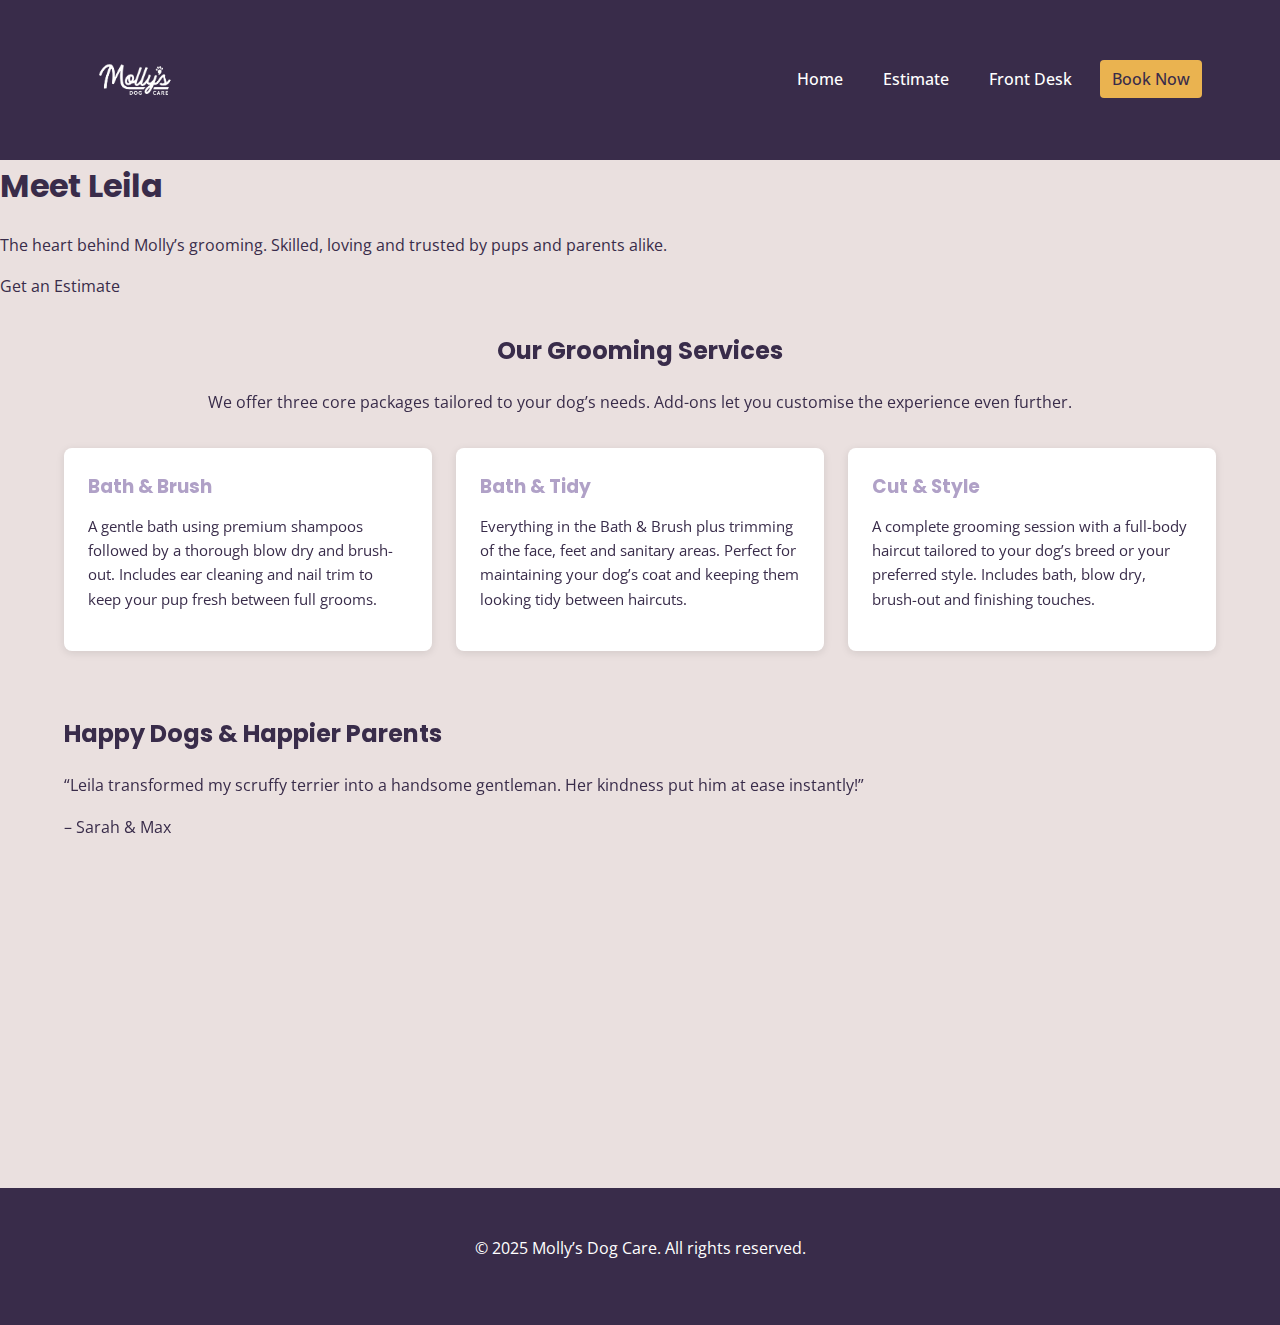
<file: index.html>
<!DOCTYPE html>
<html lang="en">
<head>
  <meta charset="UTF-8">
  <meta name="viewport" content="width=device-width, initial-scale=1.0">
  <title>Molly’s Grooming – Meet Leila</title>
  <!-- Typography and AOS animations -->
  <link rel="preconnect" href="https://fonts.gstatic.com">
  <link href="https://fonts.googleapis.com/css2?family=Poppins:wght@400;600&family=Open+Sans:wght@400;600&display=swap" rel="stylesheet">
  <link rel="stylesheet" href="css/styles.css">
  <link rel="stylesheet" href="https://unpkg.com/aos@2.3.4/dist/aos.css">
</head>
<body>
  <!-- Sticky navigation bar -->
  <nav id="mainNav">
    <div class="nav-wrapper container">
      <div class="logo" style="display: flex; align-items: center;">
  <img src="images/mollys_logo_white2.png" alt="Molly's Dog Care logo" style="height:64px; max-width: 180px;">
</div>

      <ul>
        <li><a href="index.html">Home</a></li>
        <li><a href="estimate.html">Estimate</a></li>
        <li><a href="frontdesk.html">Front Desk</a></li>
        <li><a class="button" href="https://mollysdogcare.portal.gingrapp.com/#/public/login">Book Now</a></li>
      </ul>
    </div>
  </nav>

  <!-- Hero slider showcasing Leila -->
  <section class="hero-slider">
    <div class="hero-slide slide1"></div>
    <div class="hero-slide slide2"></div>
    <div class="hero-slide slide3"></div>
    <div class="hero-slide slide4"></div>
    <div class="hero-text">
      <h1>Meet Leila</h1>
      <p>The heart behind Molly’s grooming. Skilled, loving and trusted by pups and parents alike.</p>
      <a class="button" href="estimate.html">Get an Estimate</a>
    </div>
  </section>

  <!-- Services Overview -->
  <section class="container" data-aos="fade-up">
    <div class="section-title">
      <h2>Our Grooming Services</h2>
      <p>We offer three core packages tailored to your dog’s needs. Add-ons let you customise the experience even further.</p>
    </div>
    <div class="services">
      <div class="service-card" data-aos="fade-up" data-aos-delay="100">
        <h3>Bath &amp; Brush</h3>
        <p>A gentle bath using premium shampoos followed by a thorough blow dry and brush-out. Includes ear cleaning and nail trim to keep your pup fresh between full grooms.</p>
      </div>
      <div class="service-card" data-aos="fade-up" data-aos-delay="200">
        <h3>Bath &amp; Tidy</h3>
        <p>Everything in the Bath &amp; Brush plus trimming of the face, feet and sanitary areas. Perfect for maintaining your dog’s coat and keeping them looking tidy between haircuts.</p>
      </div>
      <div class="service-card" data-aos="fade-up" data-aos-delay="300">
        <h3>Cut &amp; Style</h3>
        <p>A complete grooming session with a full-body haircut tailored to your dog’s breed or your preferred style. Includes bath, blow dry, brush-out and finishing touches.</p>
      </div>
    </div>
  </section>

  <!-- Testimonials Section -->
  <section class="testimonials" data-aos="fade-up">
    <div class="container">
      <h2>Happy Dogs &amp; Happier Parents</h2>
      <div class="testimonial-slider">
        <div class="testimonial">
          <p>“Leila transformed my scruffy terrier into a handsome gentleman. Her kindness put him at ease instantly!”</p>
          <span class="author">– Sarah &amp; Max</span>
        </div>
        <div class="testimonial">
          <p>“Our poodle, Coco, has never looked better. Leila’s attention to detail is unmatched. Five stars!”</p>
          <span class="author">– Michael &amp; Coco</span>
        </div>
        <div class="testimonial">
          <p>“We appreciate the gentle care and professionalism. Leila truly treats every dog as her own.”</p>
          <span class="author">– Raj &amp; Bella</span>
        </div>
      </div>
    </div>
  </section>

  <!-- Call-to-Action -->
  <section class="cta" data-aos="fade-up">
    <div class="container">
      <h2>Why Choose Molly’s?</h2>
      <p>Safety, trust and exceptional care are at the core of everything we do. Our highly trained staff follow rigorous safety protocols and deliver five-star hospitality to dogs and people alike. When you book a grooming appointment with Leila, you’re choosing excellence.</p>
      <a class="button" href="estimate.html">Start Your Quote</a>
    </div>
  </section>

  <!-- Footer -->
  <footer style="background-color: var(--color-dark); color: white; padding: 1rem 0; text-align: center;">
    <div class="container">
      <p>&copy; 2025 Molly’s Dog Care. All rights reserved.</p>
    </div>
  </footer>

  <!-- Scripts -->
  <script src="https://unpkg.com/aos@2.3.4/dist/aos.js"></script>
  <script>
    // Initialise AOS animations
    AOS.init({ once: true });
    // Sticky nav background on scroll
    window.addEventListener('scroll', () => {
      const nav = document.getElementById('mainNav');
      if (window.scrollY > 50) {
        nav.classList.add('scrolled');
      } else {
        nav.classList.remove('scrolled');
      }
    });
    // Simple testimonial slider: auto-cycle through quotes
    const testimonials = document.querySelectorAll('.testimonial');
    let currentIndex = 0;
    function showTestimonial(index) {
      testimonials.forEach((el, i) => {
        el.style.display = i === index ? 'block' : 'none';
      });
    }
    function cycleTestimonials() {
      currentIndex = (currentIndex + 1) % testimonials.length;
      showTestimonial(currentIndex);
    }
    if (testimonials.length > 0) {
      showTestimonial(0);
      setInterval(cycleTestimonials, 7000);
    }
  </script>
</body>
</html>
</file>
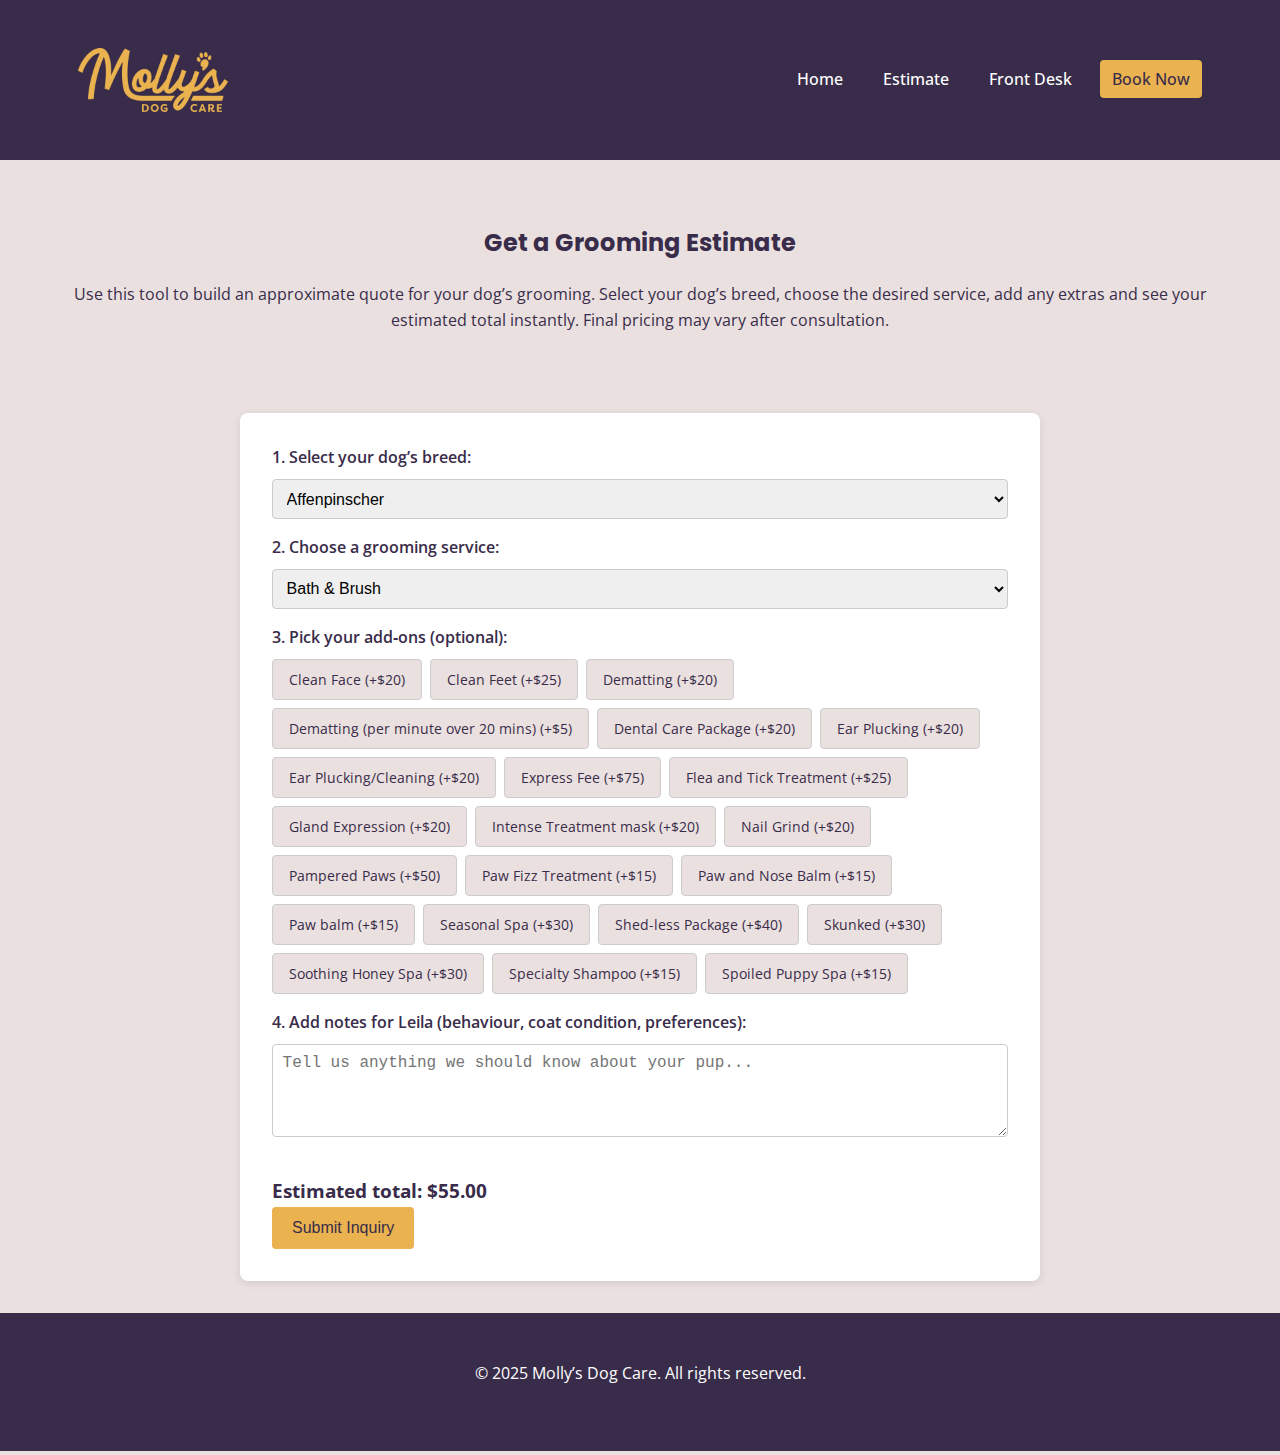
<file: estimate.html>
<!DOCTYPE html>
<html lang="en">
<head>
  <meta charset="UTF-8">
  <meta http-equiv="X-UA-Compatible" content="IE=edge">
  <meta name="viewport" content="width=device-width, initial-scale=1.0">
  <title>Grooming Estimate – Molly’s Dog Care</title>
  <!-- Fonts and styles -->
  <link rel="preconnect" href="https://fonts.gstatic.com">
  <link href="https://fonts.googleapis.com/css2?family=Poppins:wght@400;600&family=Open+Sans:wght@400;600&display=swap" rel="stylesheet">
  <link rel="stylesheet" href="css/styles.css">
</head>
<body>
  <!-- Navigation Bar -->
  <nav id="mainNav">
    <div class="nav-wrapper container">
      <div class="logo" style="display: flex; align-items: center;">
  <img src="images/mollys_logo_white4.png" alt="Molly's Dog Care logo" style="height:64px; max-width: 180px;">
</div>
      <ul>
        <li><a href="index.html">Home</a></li>
        <li><a href="estimate.html">Estimate</a></li>
        <li><a href="frontdesk.html">Front Desk</a></li>
        <li><a class="button" href="https://mollysdogcare.portal.gingrapp.com/#/public/login">Book Now</a></li>
      </ul>
    </div>
  </nav>

  <!-- Page Header -->
  <section class="container">
    <h2 style="text-align: center; margin-top: 2rem;">Get a Grooming Estimate</h2>
    <p style="text-align: center;">Use this tool to build an approximate quote for your dog’s grooming. Select your dog’s breed, choose the desired service, add any extras and see your estimated total instantly. Final pricing may vary after consultation.</p>
  </section>

  <!-- Estimator Form -->
  <section class="estimate-form">
    <label for="breedSelect">1. Select your dog’s breed:</label>
    <select id="breedSelect"></select>

    <label for="serviceSelect">2. Choose a grooming service:</label>
    <select id="serviceSelect">
      <option value="bath_brush">Bath &amp; Brush</option>
      <option value="bath_tidy">Bath &amp; Tidy</option>
      <option value="cut_style">Cut &amp; Style</option>
    </select>

    <label>3. Pick your add‑ons (optional):</label>
    <div id="addonsContainer" class="addon-list"></div>

    <label for="notes">4. Add notes for Leila (behaviour, coat condition, preferences):</label>
    <textarea id="notes" rows="4" placeholder="Tell us anything we should know about your pup..."></textarea>

    <div class="total" id="totalDisplay">Estimated total: $0</div>

    <button id="submitInquiry">Submit Inquiry</button>
  </section>

  <!-- Footer -->
  <footer style="background-color: var(--color-dark); color: white; padding: 1rem 0; text-align: center;">
    <div class="container">
      <p>&copy; 2025 Molly’s Dog Care. All rights reserved.</p>
    </div>
  </footer>

  <!-- Scripts -->
  <script src="js/scripts.js"></script>
  <script>
    // Add shadow to navigation bar on scroll
    window.addEventListener('scroll', () => {
      const nav = document.getElementById('mainNav');
      if (window.scrollY > 50) {
        nav.classList.add('scrolled');
      } else {
        nav.classList.remove('scrolled');
      }
    });
  </script>
</body>
</html>
</file>
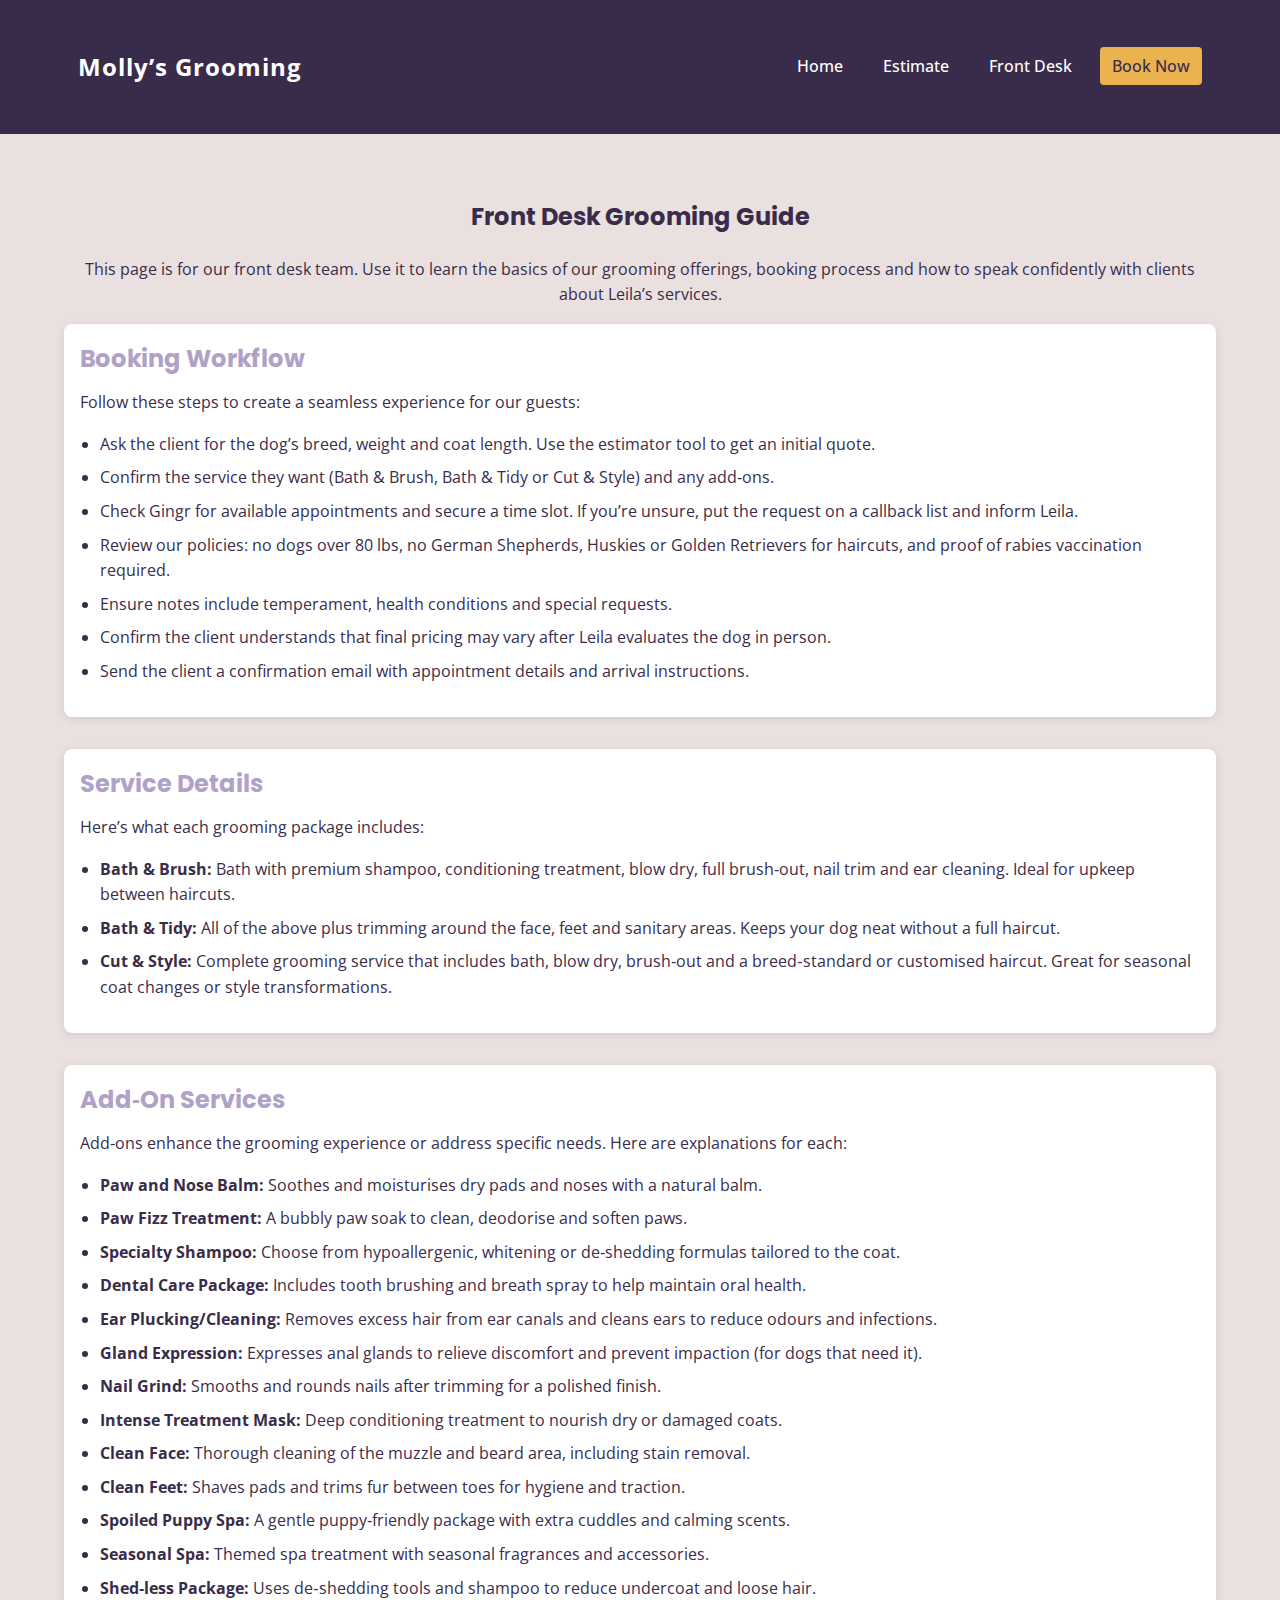
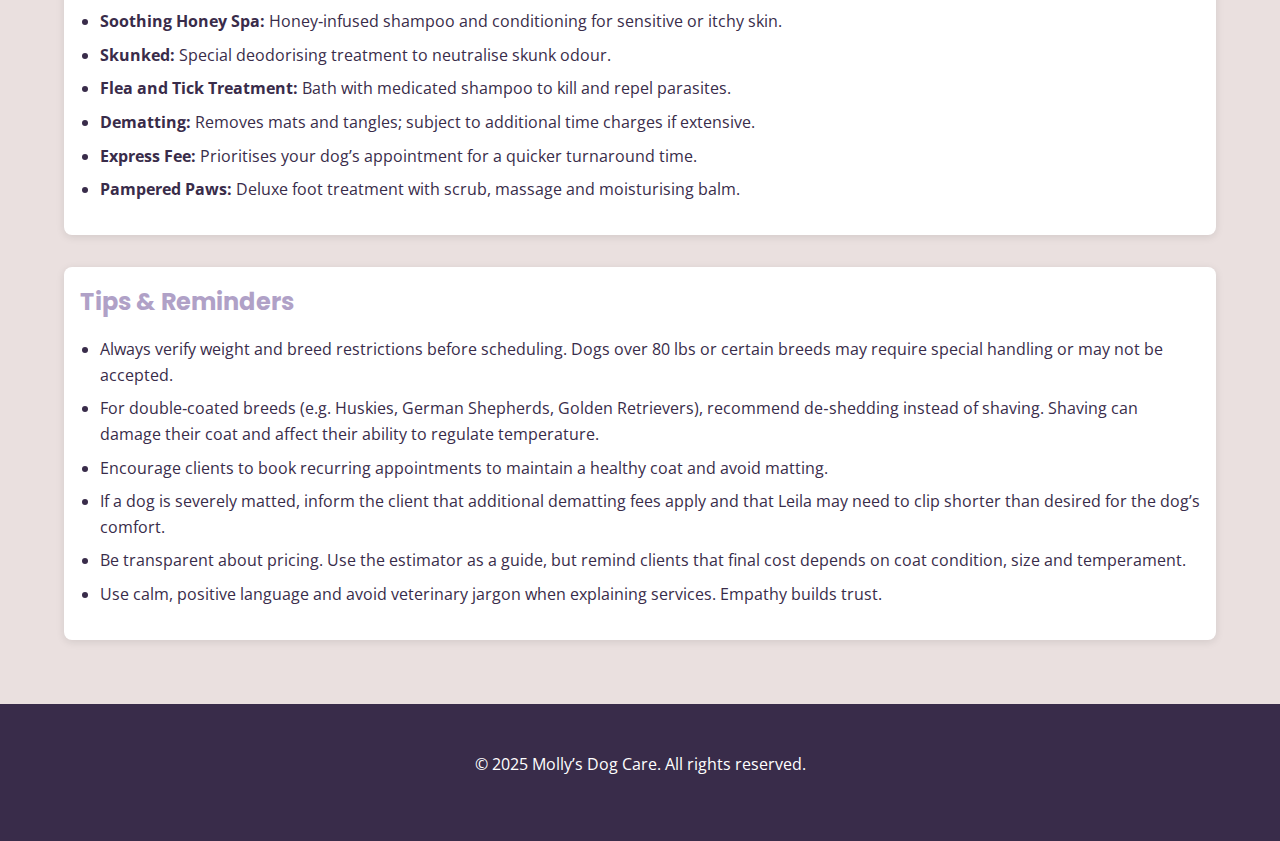
<file: frontdesk.html>
<!DOCTYPE html>
<html lang="en">
<head>
  <meta charset="UTF-8">
  <meta http-equiv="X-UA-Compatible" content="IE=edge">
  <meta name="viewport" content="width=device-width, initial-scale=1.0">
  <title>Front Desk Resources – Molly’s Dog Care</title>
  <!-- Fonts and styles -->
  <link rel="preconnect" href="https://fonts.gstatic.com">
  <link href="https://fonts.googleapis.com/css2?family=Poppins:wght@400;600&family=Open+Sans:wght@400;600&display=swap" rel="stylesheet">
  <link rel="stylesheet" href="css/styles.css">
</head>
<body>
  <!-- Navigation Bar -->
  <nav>
    <div class="nav-wrapper container">
      <div class="logo">Molly’s Grooming</div>
      <ul>
        <li><a href="index.html">Home</a></li>
        <li><a href="estimate.html">Estimate</a></li>
        <li><a href="frontdesk.html">Front Desk</a></li>
        <li><a class="button" href="https://mollysdogcare.portal.gingrapp.com/#/public/login">Book Now</a></li>
      </ul>
    </div>
  </nav>

  <section class="container">
    <h2 style="text-align: center; margin-top: 2rem;">Front Desk Grooming Guide</h2>
    <p style="text-align: center;">This page is for our front desk team. Use it to learn the basics of our grooming offerings, booking process and how to speak confidently with clients about Leila’s services.</p>

    <!-- Booking Workflow -->
    <div class="frontdesk-section" id="workflow">
      <h2>Booking Workflow</h2>
      <p>Follow these steps to create a seamless experience for our guests:</p>
      <ul>
        <li>Ask the client for the dog’s breed, weight and coat length. Use the estimator tool to get an initial quote.</li>
        <li>Confirm the service they want (Bath &amp; Brush, Bath &amp; Tidy or Cut &amp; Style) and any add‑ons.</li>
        <li>Check Gingr for available appointments and secure a time slot. If you’re unsure, put the request on a callback list and inform Leila.</li>
        <li>Review our policies: no dogs over 80 lbs, no German Shepherds, Huskies or Golden Retrievers for haircuts, and proof of rabies vaccination required.</li>
        <li>Ensure notes include temperament, health conditions and special requests.</li>
        <li>Confirm the client understands that final pricing may vary after Leila evaluates the dog in person.</li>
        <li>Send the client a confirmation email with appointment details and arrival instructions.</li>
      </ul>
    </div>

    <!-- Service Descriptions -->
    <div class="frontdesk-section" id="services">
      <h2>Service Details</h2>
      <p>Here’s what each grooming package includes:</p>
      <ul>
        <li><strong>Bath &amp; Brush:</strong> Bath with premium shampoo, conditioning treatment, blow dry, full brush‑out, nail trim and ear cleaning. Ideal for upkeep between haircuts.</li>
        <li><strong>Bath &amp; Tidy:</strong> All of the above plus trimming around the face, feet and sanitary areas. Keeps your dog neat without a full haircut.</li>
        <li><strong>Cut &amp; Style:</strong> Complete grooming service that includes bath, blow dry, brush‑out and a breed‑standard or customised haircut. Great for seasonal coat changes or style transformations.</li>
      </ul>
    </div>

    <!-- Add‑On Details -->
    <div class="frontdesk-section" id="addons">
      <h2>Add‑On Services</h2>
      <p>Add‑ons enhance the grooming experience or address specific needs. Here are explanations for each:</p>
      <ul>
        <li><strong>Paw and Nose Balm:</strong> Soothes and moisturises dry pads and noses with a natural balm.</li>
        <li><strong>Paw Fizz Treatment:</strong> A bubbly paw soak to clean, deodorise and soften paws.</li>
        <li><strong>Specialty Shampoo:</strong> Choose from hypoallergenic, whitening or de‑shedding formulas tailored to the coat.</li>
        <li><strong>Dental Care Package:</strong> Includes tooth brushing and breath spray to help maintain oral health.</li>
        <li><strong>Ear Plucking/Cleaning:</strong> Removes excess hair from ear canals and cleans ears to reduce odours and infections.</li>
        <li><strong>Gland Expression:</strong> Expresses anal glands to relieve discomfort and prevent impaction (for dogs that need it).</li>
        <li><strong>Nail Grind:</strong> Smooths and rounds nails after trimming for a polished finish.</li>
        <li><strong>Intense Treatment Mask:</strong> Deep conditioning treatment to nourish dry or damaged coats.</li>
        <li><strong>Clean Face:</strong> Thorough cleaning of the muzzle and beard area, including stain removal.</li>
        <li><strong>Clean Feet:</strong> Shaves pads and trims fur between toes for hygiene and traction.</li>
        <li><strong>Spoiled Puppy Spa:</strong> A gentle puppy‑friendly package with extra cuddles and calming scents.</li>
        <li><strong>Seasonal Spa:</strong> Themed spa treatment with seasonal fragrances and accessories.</li>
        <li><strong>Shed‑less Package:</strong> Uses de‑shedding tools and shampoo to reduce undercoat and loose hair.</li>
        <li><strong>Soothing Honey Spa:</strong> Honey‑infused shampoo and conditioning for sensitive or itchy skin.</li>
        <li><strong>Skunked:</strong> Special deodorising treatment to neutralise skunk odour.</li>
        <li><strong>Flea and Tick Treatment:</strong> Bath with medicated shampoo to kill and repel parasites.</li>
        <li><strong>Dematting:</strong> Removes mats and tangles; subject to additional time charges if extensive.</li>
        <li><strong>Express Fee:</strong> Prioritises your dog’s appointment for a quicker turnaround time.</li>
        <li><strong>Pampered Paws:</strong> Deluxe foot treatment with scrub, massage and moisturising balm.</li>
      </ul>
    </div>

    <!-- Tips & Reminders -->
    <div class="frontdesk-section" id="tips">
      <h2>Tips &amp; Reminders</h2>
      <ul>
        <li>Always verify weight and breed restrictions before scheduling. Dogs over 80 lbs or certain breeds may require special handling or may not be accepted.</li>
        <li>For double‑coated breeds (e.g. Huskies, German Shepherds, Golden Retrievers), recommend de‑shedding instead of shaving. Shaving can damage their coat and affect their ability to regulate temperature.</li>
        <li>Encourage clients to book recurring appointments to maintain a healthy coat and avoid matting.</li>
        <li>If a dog is severely matted, inform the client that additional dematting fees apply and that Leila may need to clip shorter than desired for the dog’s comfort.</li>
        <li>Be transparent about pricing. Use the estimator as a guide, but remind clients that final cost depends on coat condition, size and temperament.</li>
        <li>Use calm, positive language and avoid veterinary jargon when explaining services. Empathy builds trust.</li>
      </ul>
    </div>
  </section>

  <!-- Footer -->
  <footer style="background-color: var(--color-dark); color: white; padding: 1rem 0; text-align: center;">
    <div class="container">
      <p>&copy; 2025 Molly’s Dog Care. All rights reserved.</p>
    </div>
  </footer>
</body>
</html>
</file>
<file: css/styles.css>
/*
 * Molly's Grooming Estimator – global styles
 *
 * This stylesheet defines the colour palette and basic layout rules
 * used across the grooming estimator website. Colours are pulled
 * directly from the Molly’s Dog Care brand guide so the site feels
 * like an extension of the existing identity. The palette blends
 * soft lavender with rich blues and purples, accented by gold for
 * important calls to action. All measurements are expressed in
 * relative units (rem and %) to ensure responsiveness across
 * different screen sizes. Feel free to adjust spacing and sizing
 * values to better suit your content once you see it in place.
 */

/* Root colour variables derived from the Molly's Dog Care brand guide */
:root {
  --color-primary: #B0A1C7;    /* Lavender Lab – main brand colour */
  --color-secondary: #7B809E;  /* My Dog Blue – complements primary */
  --color-accent: #EAB350;     /* Retriever Gold – used for buttons and highlights */
  --color-dark: #392C4A;       /* Grape Dane – dark backdrop or text */
  --color-light: #EAE0DF;      /* Pink Paw – light background for sections */
  --max-width: 1200px;
  --font-heading: 'Poppins', sans-serif;
  --font-body: 'Open Sans', sans-serif;
}

/* Global resets and base typography */
* {
  box-sizing: border-box;
}

body {
  margin: 0;
  font-family: var(--font-body);
  line-height: 1.6;
  color: var(--color-dark);
  background-color: var(--color-light);
}

h1, h2, h3, h4, h5 {
  font-family: var(--font-heading);
  margin-top: 0;
  color: var(--color-dark);
}

p {
  margin: 0 0 1rem;
}

a {
  color: var(--color-dark);
  text-decoration: none;
  transition: color 0.2s ease;
}

a:hover {
  color: var(--color-accent);
}

/* Container to centre content and limit width */
.container {
  width: 90%;
  max-width: var(--max-width);
  margin: 0 auto;
  padding: 2rem 0;
}

/* Navigation bar */
nav {
  background-color: var(--color-dark);
  color: white;
  padding: 1rem;
}

nav .nav-wrapper {
  display: flex;
  justify-content: space-between;
  align-items: center;
}

nav .logo {
  font-size: 1.5rem;
  font-weight: bold;
  letter-spacing: 1px;
}

nav ul {
  list-style: none;
  margin: 0;
  padding: 0;
  display: flex;
  gap: 1rem;
}

nav li {
  position: relative;
}

nav a {
  color: white;
  padding: 0.5rem 0.75rem;
  border-radius: 4px;
  font-weight: 500;
}

nav a.button {
  background-color: var(--color-accent);
  color: var(--color-dark);
}

nav a.button:hover {
  background-color: #d59f45;
}

/* Hero section */
.hero {
  display: flex;
  flex-wrap: wrap;
  align-items: center;
  padding: 3rem 0;
  background-color: var(--color-primary);
  color: var(--color-dark);
}

.hero .text {
  flex: 1;
  padding: 1rem;
}

.hero .text h1 {
  font-size: 2.5rem;
  margin-bottom: 1rem;
}

.hero .text p {
  font-size: 1.2rem;
  margin-bottom: 1.5rem;
}

.hero .image {
  flex: 1;
  padding: 1rem;
  display: flex;
  justify-content: center;
}

.hero img {
  max-width: 100%;
  height: auto;
  border-radius: 8px;
  box-shadow: 0 4px 12px rgba(0,0,0,0.1);
}

/* Section titles */
.section-title {
  text-align: center;
  margin-bottom: 2rem;
}

/* Service cards */
.services {
  display: flex;
  flex-wrap: wrap;
  gap: 1.5rem;
  justify-content: center;
}

.service-card {
  background-color: white;
  border-radius: 8px;
  padding: 1.5rem;
  flex: 1 1 280px;
  box-shadow: 0 2px 8px rgba(0,0,0,0.1);
  transition: transform 0.2s ease, box-shadow 0.2s ease;
}

.service-card:hover {
  transform: translateY(-4px);
  box-shadow: 0 4px 12px rgba(0,0,0,0.2);
}

.service-card h3 {
  margin-bottom: 0.75rem;
  color: var(--color-primary);
}

.service-card p {
  font-size: 0.95rem;
  color: var(--color-dark);
}

/* CTA section */
.cta {
  background-color: var(--color-secondary);
  color: white;
  padding: 2rem 0;
  text-align: center;
}

.cta h2 {
  margin-bottom: 1rem;
}

.cta a.button {
  background-color: var(--color-accent);
  color: var(--color-dark);
  padding: 0.75rem 1.5rem;
  border-radius: 4px;
  font-weight: bold;
  display: inline-block;
  margin-top: 1rem;
}

.cta a.button:hover {
  background-color: #d59f45;
}

/* Estimate form styles */
.estimate-form {
  background-color: white;
  padding: 2rem;
  border-radius: 8px;
  box-shadow: 0 2px 8px rgba(0,0,0,0.1);
  max-width: 800px;
  margin: 2rem auto;
}

.estimate-form label {
  display: block;
  margin-bottom: 0.5rem;
  font-weight: 600;
}

.estimate-form select,
.estimate-form input[type="text"],
.estimate-form textarea {
  width: 100%;
  padding: 0.6rem;
  border: 1px solid #ccc;
  border-radius: 4px;
  margin-bottom: 1rem;
  font-size: 1rem;
}

.estimate-form .addon-list {
  display: flex;
  flex-wrap: wrap;
  gap: 0.5rem;
  margin-bottom: 1rem;
}

.estimate-form .addon-item {
  background-color: var(--color-light);
  border: 1px solid #ccc;
  border-radius: 4px;
  padding: 0.5rem 1rem;
  cursor: pointer;
  font-size: 0.9rem;
}

.estimate-form .addon-item.selected {
  background-color: var(--color-primary);
  border-color: var(--color-dark);
  color: var(--color-dark);
}

.estimate-form .total {
  font-size: 1.2rem;
  font-weight: bold;
  margin-top: 1rem;
}

.estimate-form button {
  background-color: var(--color-accent);
  color: var(--color-dark);
  border: none;
  padding: 0.75rem 1.25rem;
  border-radius: 4px;
  font-size: 1rem;
  cursor: pointer;
  transition: background-color 0.2s ease;
}

.estimate-form button:hover {
  background-color: #d59f45;
}

/* Front desk page styles */
.frontdesk-section {
  margin-bottom: 2rem;
  padding: 1rem;
  background-color: white;
  border-radius: 8px;
  box-shadow: 0 2px 8px rgba(0,0,0,0.1);
}

.frontdesk-section h2 {
  color: var(--color-primary);
  margin-bottom: 0.75rem;
}

.frontdesk-section ul {
  padding-left: 1.25rem;
}

.frontdesk-section li {
  margin-bottom: 0.5rem;
}

/* Responsive adjustments */
@media (max-width: 768px) {
  nav .nav-wrapper {
    flex-direction: column;
    align-items: flex-start;
  }
  nav ul {
    flex-direction: column;
    gap: 0.5rem;
    margin-top: 1rem;
  }
  .hero {
    padding: 2rem 1rem;
  }
  .hero .text h1 {
    font-size: 2rem;
  }
  .services {
    flex-direction: column;
    align-items: stretch;
  }
  .estimate-form {
    padding: 1rem;
  }
}
</file>
